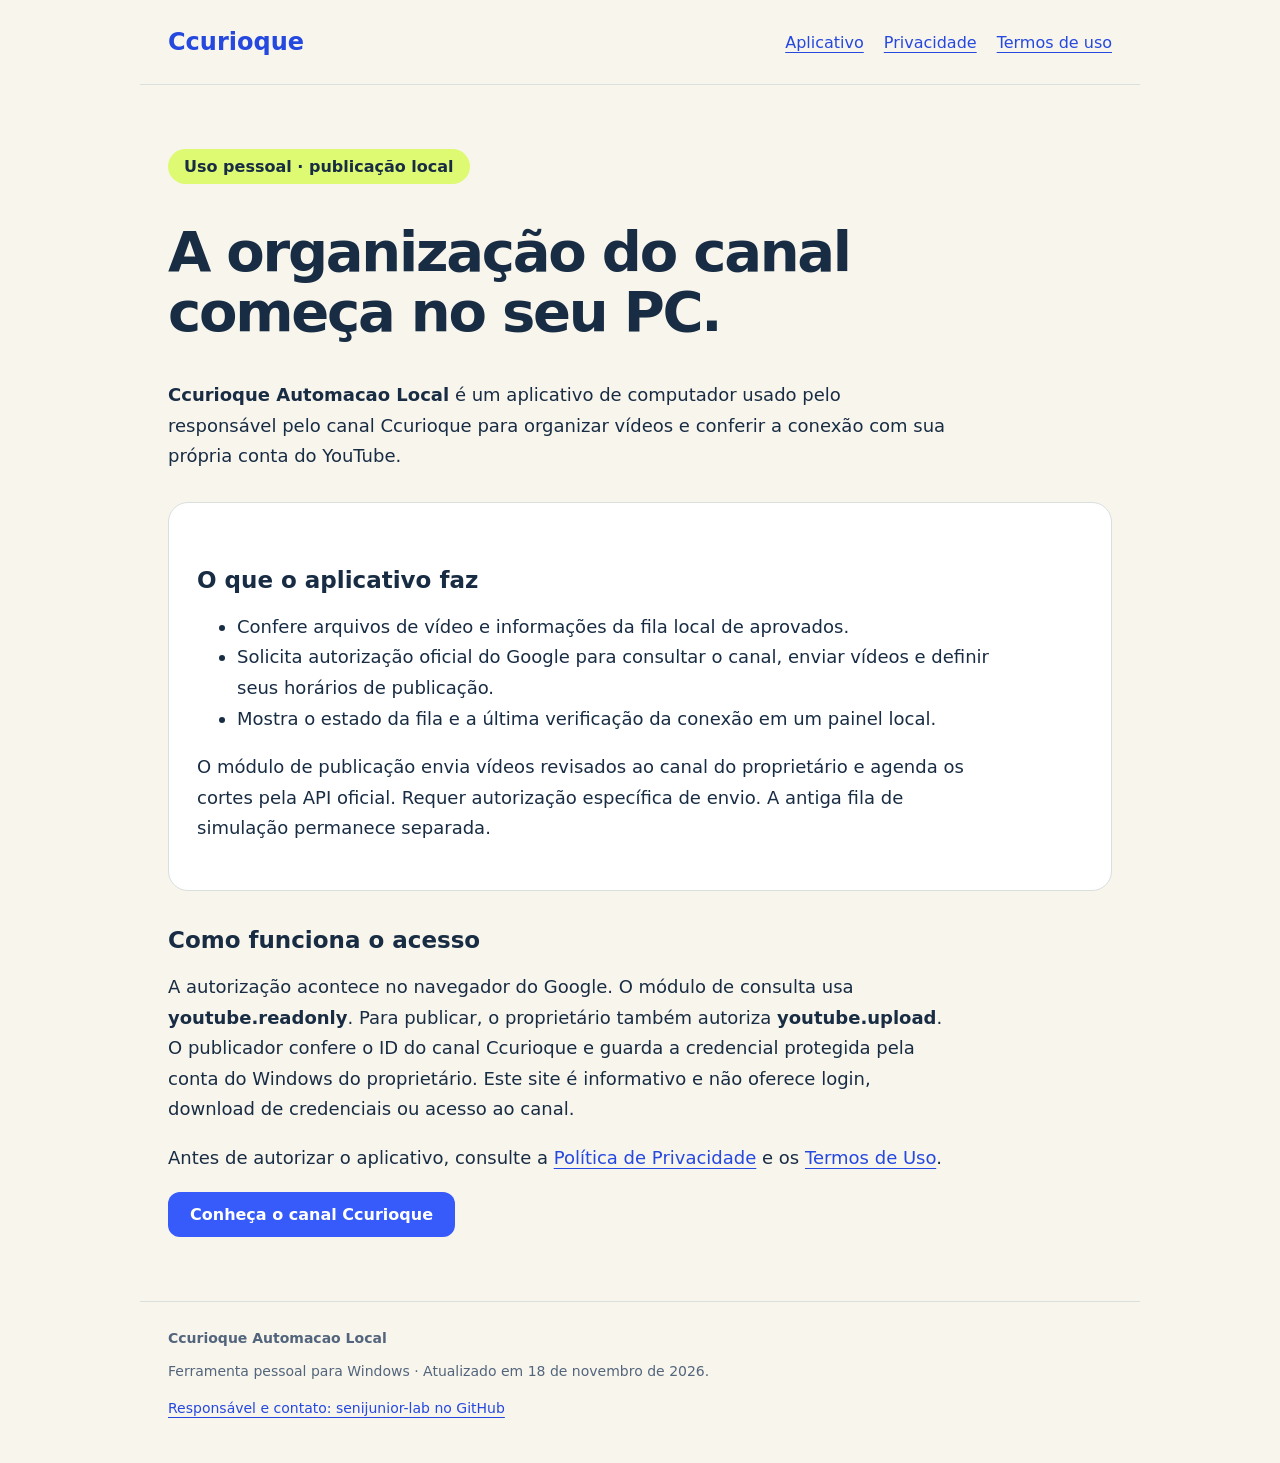
<file: index.html>
<!doctype html><html lang="pt-BR"><head><meta charset="utf-8"><meta name="viewport" content="width=device-width,initial-scale=1"><title>Aplicativo · Ccurioque Automacao Local</title><meta name="description" content="Aplicativo pessoal para consultar o canal Ccurioque e publicar vídeos autorizados pela API do YouTube."><link rel="stylesheet" href="estilo.css"></head><body><header><a class="brand" href="index.html">Ccurioque</a><nav aria-label="Navegação principal"><a href="index.html">Aplicativo</a><a href="privacidade.html">Privacidade</a><a href="termos.html">Termos de uso</a></nav></header><main><span class="tag">Uso pessoal · publicação local</span><h1>A organização do canal começa no seu PC.</h1><p><strong>Ccurioque Automacao Local</strong> é um aplicativo de computador usado pelo responsável pelo canal Ccurioque para organizar vídeos e conferir a conexão com sua própria conta do YouTube.</p><div class="card"><h2>O que o aplicativo faz</h2><ul><li>Confere arquivos de vídeo e informações da fila local de aprovados.</li><li>Solicita autorização oficial do Google para consultar o canal, enviar vídeos e definir seus horários de publicação.</li><li>Mostra o estado da fila e a última verificação da conexão em um painel local.</li></ul><p>O módulo de publicação envia vídeos revisados ao canal do proprietário e agenda os cortes pela API oficial. Requer autorização específica de envio. A antiga fila de simulação permanece separada.</p></div><h2>Como funciona o acesso</h2><p>A autorização acontece no navegador do Google. O módulo de consulta usa <strong>youtube.readonly</strong>. Para publicar, o proprietário também autoriza <strong>youtube.upload</strong>. O publicador confere o ID do canal Ccurioque e guarda a credencial protegida pela conta do Windows do proprietário. Este site é informativo e não oferece login, download de credenciais ou acesso ao canal.</p><p>Antes de autorizar o aplicativo, consulte a <a href="privacidade.html">Política de Privacidade</a> e os <a href="termos.html">Termos de Uso</a>.</p><a class="button" href="https://www.youtube.com/@Ccurioque">Conheça o canal Ccurioque</a></main><footer><strong>Ccurioque Automacao Local</strong><p>Ferramenta pessoal para Windows · Atualizado em 18 de novembro de 2026.</p><p><a href="https://github.com/senijunior-lab">Responsável e contato: senijunior-lab no GitHub</a></p></footer></body></html>
</file>
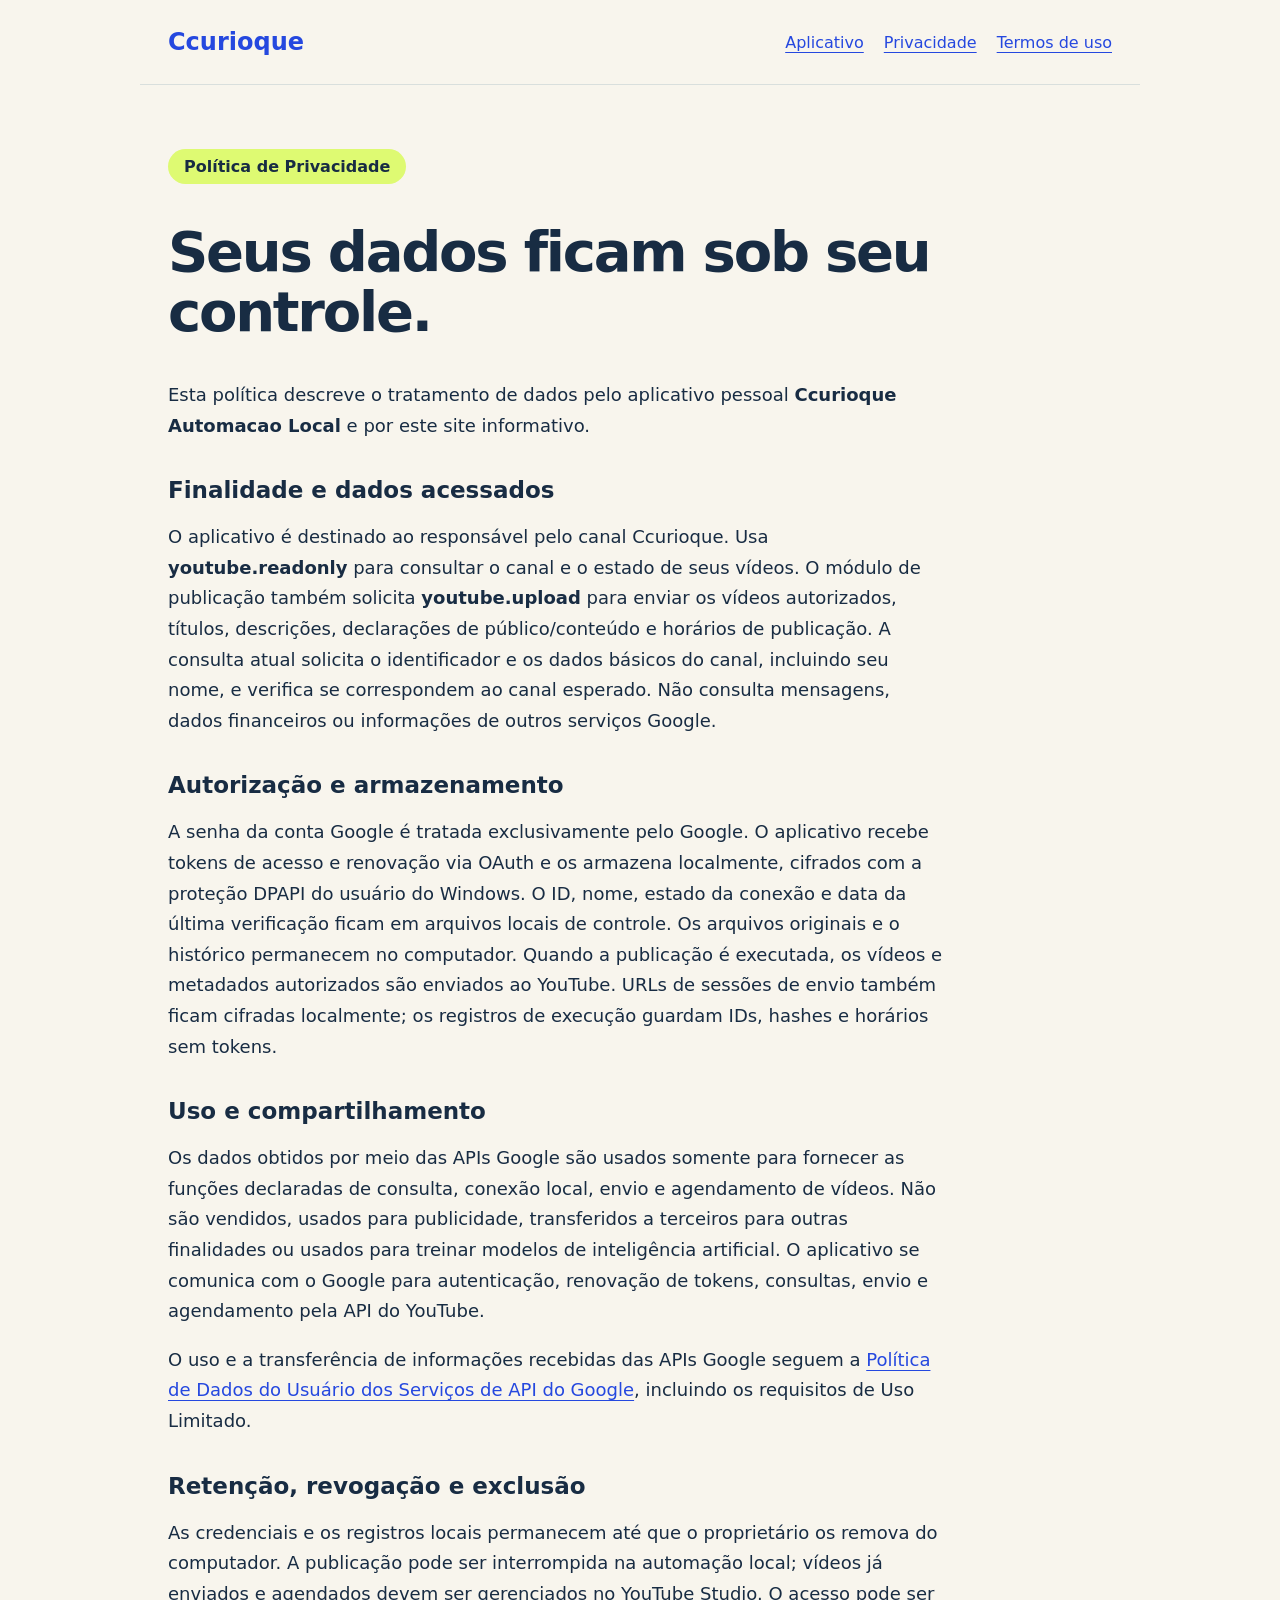
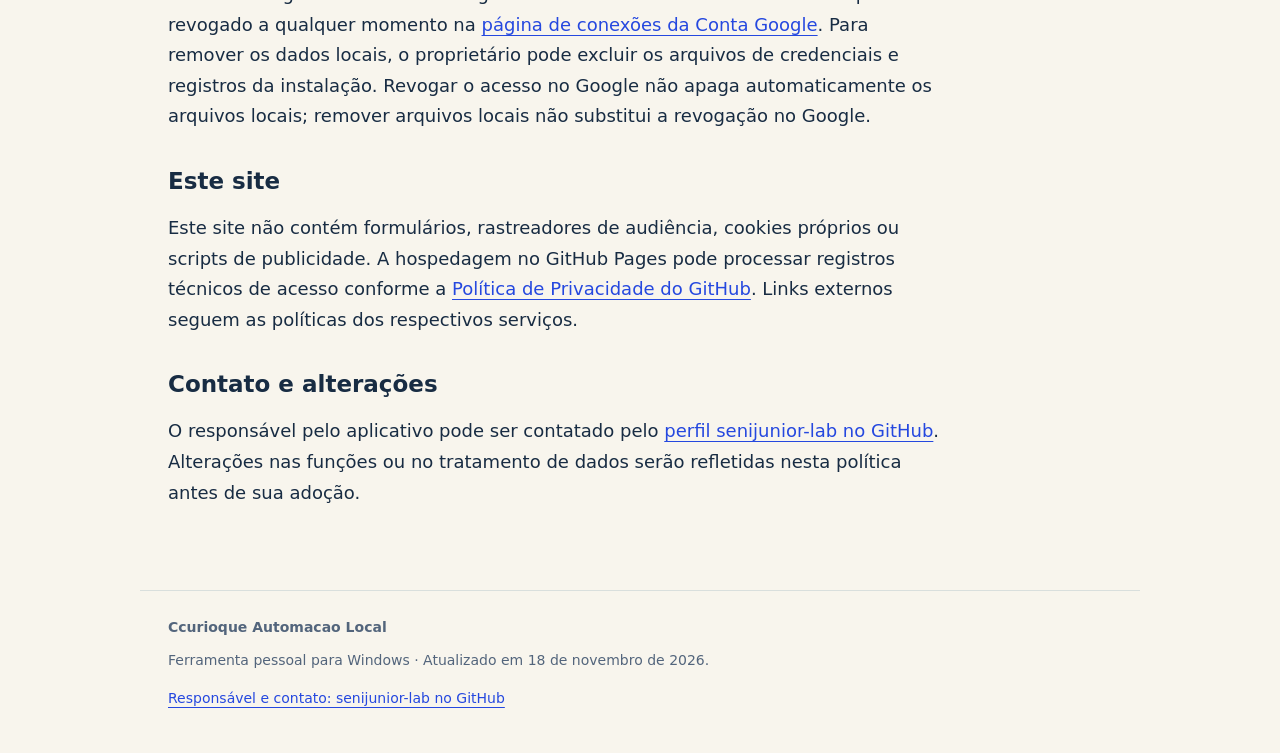
<file: privacidade.html>
<!doctype html><html lang="pt-BR"><head><meta charset="utf-8"><meta name="viewport" content="width=device-width,initial-scale=1"><title>Política de Privacidade · Ccurioque Automacao Local</title><meta name="description" content="Aplicativo pessoal para consultar o canal Ccurioque e publicar vídeos autorizados pela API do YouTube."><link rel="stylesheet" href="estilo.css"></head><body><header><a class="brand" href="index.html">Ccurioque</a><nav aria-label="Navegação principal"><a href="index.html">Aplicativo</a><a href="privacidade.html">Privacidade</a><a href="termos.html">Termos de uso</a></nav></header><main><span class="tag">Política de Privacidade</span><h1>Seus dados ficam sob seu controle.</h1><p>Esta política descreve o tratamento de dados pelo aplicativo pessoal <strong>Ccurioque Automacao Local</strong> e por este site informativo.</p><h2>Finalidade e dados acessados</h2><p>O aplicativo é destinado ao responsável pelo canal Ccurioque. Usa <strong>youtube.readonly</strong> para consultar o canal e o estado de seus vídeos. O módulo de publicação também solicita <strong>youtube.upload</strong> para enviar os vídeos autorizados, títulos, descrições, declarações de público/conteúdo e horários de publicação. A consulta atual solicita o identificador e os dados básicos do canal, incluindo seu nome, e verifica se correspondem ao canal esperado. Não consulta mensagens, dados financeiros ou informações de outros serviços Google.</p><h2>Autorização e armazenamento</h2><p>A senha da conta Google é tratada exclusivamente pelo Google. O aplicativo recebe tokens de acesso e renovação via OAuth e os armazena localmente, cifrados com a proteção DPAPI do usuário do Windows. O ID, nome, estado da conexão e data da última verificação ficam em arquivos locais de controle. Os arquivos originais e o histórico permanecem no computador. Quando a publicação é executada, os vídeos e metadados autorizados são enviados ao YouTube. URLs de sessões de envio também ficam cifradas localmente; os registros de execução guardam IDs, hashes e horários sem tokens.</p><h2>Uso e compartilhamento</h2><p>Os dados obtidos por meio das APIs Google são usados somente para fornecer as funções declaradas de consulta, conexão local, envio e agendamento de vídeos. Não são vendidos, usados para publicidade, transferidos a terceiros para outras finalidades ou usados para treinar modelos de inteligência artificial. O aplicativo se comunica com o Google para autenticação, renovação de tokens, consultas, envio e agendamento pela API do YouTube.</p><p>O uso e a transferência de informações recebidas das APIs Google seguem a <a href="https://developers.google.com/terms/api-services-user-data-policy">Política de Dados do Usuário dos Serviços de API do Google</a>, incluindo os requisitos de Uso Limitado.</p><h2>Retenção, revogação e exclusão</h2><p>As credenciais e os registros locais permanecem até que o proprietário os remova do computador. A publicação pode ser interrompida na automação local; vídeos já enviados e agendados devem ser gerenciados no YouTube Studio. O acesso pode ser revogado a qualquer momento na <a href="https://myaccount.google.com/connections">página de conexões da Conta Google</a>. Para remover os dados locais, o proprietário pode excluir os arquivos de credenciais e registros da instalação. Revogar o acesso no Google não apaga automaticamente os arquivos locais; remover arquivos locais não substitui a revogação no Google.</p><h2>Este site</h2><p>Este site não contém formulários, rastreadores de audiência, cookies próprios ou scripts de publicidade. A hospedagem no GitHub Pages pode processar registros técnicos de acesso conforme a <a href="https://docs.github.com/en/site-policy/privacy-policies/github-general-privacy-statement">Política de Privacidade do GitHub</a>. Links externos seguem as políticas dos respectivos serviços.</p><h2>Contato e alterações</h2><p>O responsável pelo aplicativo pode ser contatado pelo <a href="https://github.com/senijunior-lab">perfil senijunior-lab no GitHub</a>. Alterações nas funções ou no tratamento de dados serão refletidas nesta política antes de sua adoção.</p></main><footer><strong>Ccurioque Automacao Local</strong><p>Ferramenta pessoal para Windows · Atualizado em 18 de novembro de 2026.</p><p><a href="https://github.com/senijunior-lab">Responsável e contato: senijunior-lab no GitHub</a></p></footer></body></html>
</file>
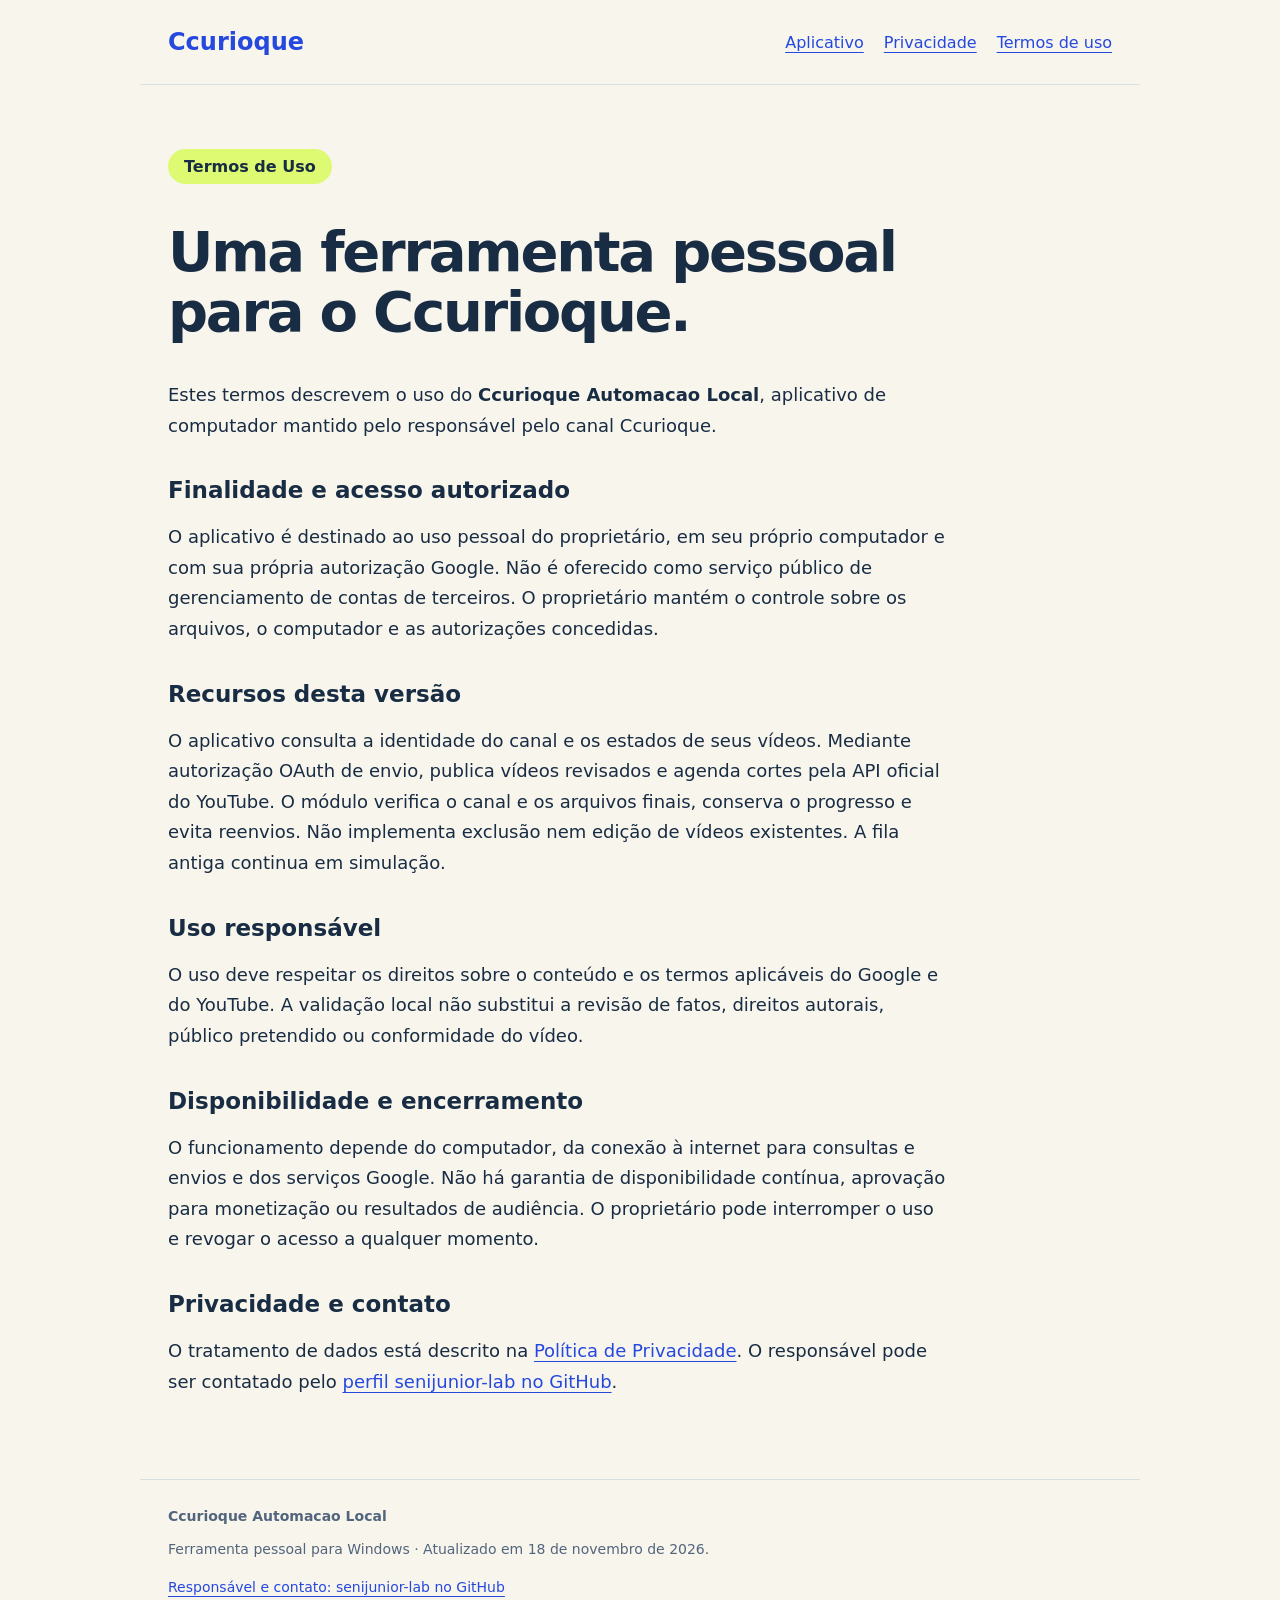
<file: termos.html>
<!doctype html><html lang="pt-BR"><head><meta charset="utf-8"><meta name="viewport" content="width=device-width,initial-scale=1"><title>Termos de Uso · Ccurioque Automacao Local</title><meta name="description" content="Aplicativo pessoal para consultar o canal Ccurioque e publicar vídeos autorizados pela API do YouTube."><link rel="stylesheet" href="estilo.css"></head><body><header><a class="brand" href="index.html">Ccurioque</a><nav aria-label="Navegação principal"><a href="index.html">Aplicativo</a><a href="privacidade.html">Privacidade</a><a href="termos.html">Termos de uso</a></nav></header><main><span class="tag">Termos de Uso</span><h1>Uma ferramenta pessoal para o Ccurioque.</h1><p>Estes termos descrevem o uso do <strong>Ccurioque Automacao Local</strong>, aplicativo de computador mantido pelo responsável pelo canal Ccurioque.</p><h2>Finalidade e acesso autorizado</h2><p>O aplicativo é destinado ao uso pessoal do proprietário, em seu próprio computador e com sua própria autorização Google. Não é oferecido como serviço público de gerenciamento de contas de terceiros. O proprietário mantém o controle sobre os arquivos, o computador e as autorizações concedidas.</p><h2>Recursos desta versão</h2><p>O aplicativo consulta a identidade do canal e os estados de seus vídeos. Mediante autorização OAuth de envio, publica vídeos revisados e agenda cortes pela API oficial do YouTube. O módulo verifica o canal e os arquivos finais, conserva o progresso e evita reenvios. Não implementa exclusão nem edição de vídeos existentes. A fila antiga continua em simulação.</p><h2>Uso responsável</h2><p>O uso deve respeitar os direitos sobre o conteúdo e os termos aplicáveis do Google e do YouTube. A validação local não substitui a revisão de fatos, direitos autorais, público pretendido ou conformidade do vídeo.</p><h2>Disponibilidade e encerramento</h2><p>O funcionamento depende do computador, da conexão à internet para consultas e envios e dos serviços Google. Não há garantia de disponibilidade contínua, aprovação para monetização ou resultados de audiência. O proprietário pode interromper o uso e revogar o acesso a qualquer momento.</p><h2>Privacidade e contato</h2><p>O tratamento de dados está descrito na <a href="privacidade.html">Política de Privacidade</a>. O responsável pode ser contatado pelo <a href="https://github.com/senijunior-lab">perfil senijunior-lab no GitHub</a>.</p></main><footer><strong>Ccurioque Automacao Local</strong><p>Ferramenta pessoal para Windows · Atualizado em 18 de novembro de 2026.</p><p><a href="https://github.com/senijunior-lab">Responsável e contato: senijunior-lab no GitHub</a></p></footer></body></html>
</file>
<file: estilo.css>
:root{font-family:system-ui,sans-serif;color:#182c43;background:#f8f5ed}*{box-sizing:border-box}body{margin:0}header,main,footer{max-width:1000px;margin:auto;padding:28px}header{display:flex;justify-content:space-between;gap:20px;align-items:center;border-bottom:1px solid #d9dfdd}.brand{font-size:24px;font-weight:900;color:#2548df;text-decoration:none}nav{display:flex;gap:20px;flex-wrap:wrap}a{color:#2548df;text-underline-offset:4px}main{padding-top:64px;padding-bottom:64px;min-height:60vh}h1{font-size:clamp(32px,5vw,56px);letter-spacing:-.04em;line-height:1.08;max-width:800px}h2{margin-top:36px;font-size:23px}p,li{font-size:18px;line-height:1.7;max-width:780px}.tag{display:inline-block;background:#defa72;border-radius:24px;padding:8px 16px;font-weight:700}.card{background:#fff;border:1px solid #d9dfdd;border-radius:20px;padding:28px;margin:30px 0}.button{display:inline-block;background:#365bfa;color:white;padding:13px 22px;border-radius:12px;text-decoration:none;font-weight:700}footer{border-top:1px solid #d9dfdd;font-size:14px;color:#53657c}footer p{font-size:14px}@media(max-width:600px){header{display:block}nav{margin-top:20px;gap:14px}main{padding-top:36px}}
</file>
